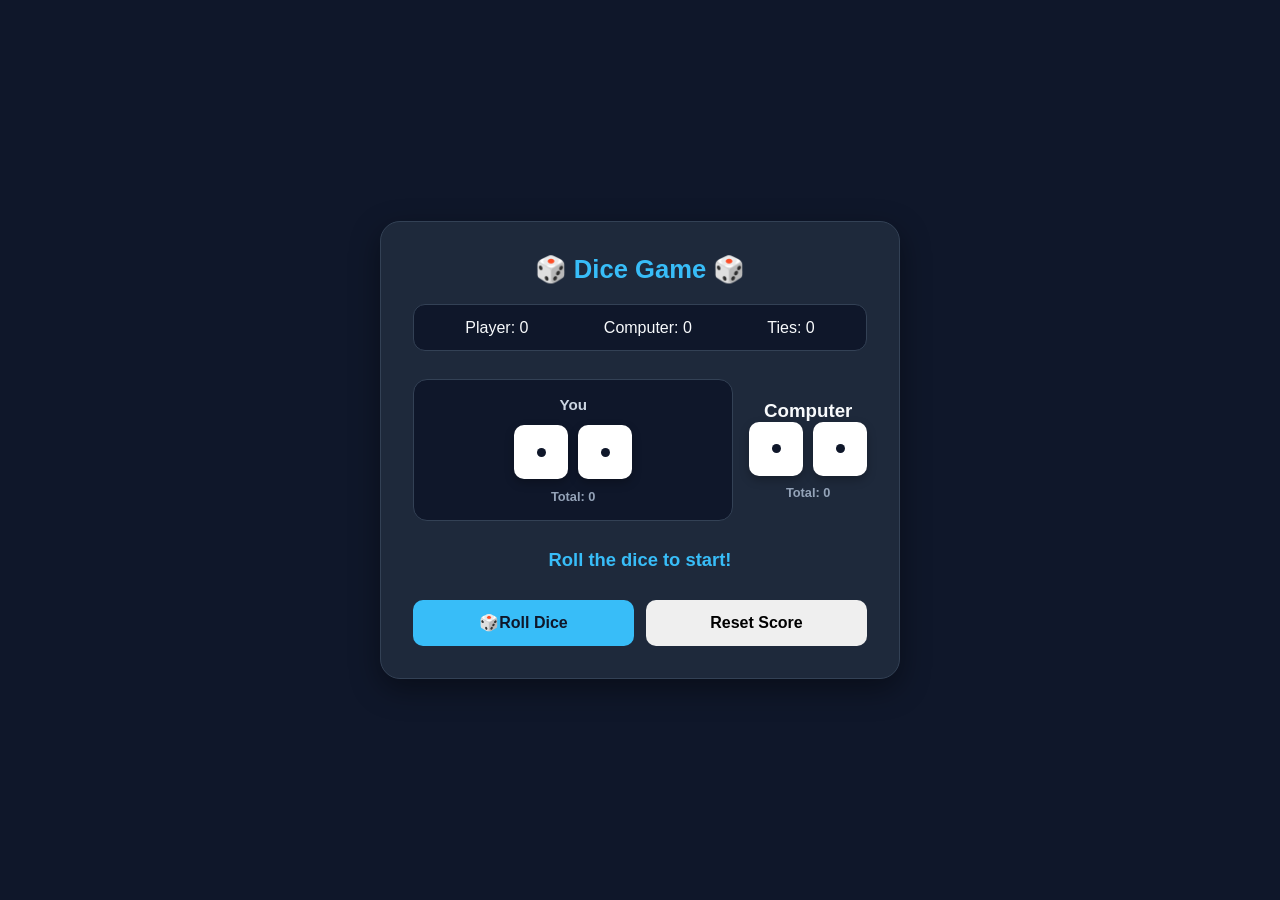
<file: dice_game/index.html>
<!DOCTYPE html>
<html lang="en">

<head>
    <meta charset="UTF-8">
    <meta name="viewport" content="width=device-width, initial-scale=1.0">
    <link rel="stylesheet" href="style.css">
    <title>Dice Game</title>
</head>

<body>
    <div class="game-card">
        <h1>🎲 Dice Game 🎲 </h1>

        <!-- Scoreboard -->
        <div class="scoreboard">
            <p>Player: <span id="player-score">0</span></p>
            <p>Computer: <span id="computer-score">0</span></p>
            <p>Ties: <span id="ties">0</span></p>
        </div>

        <!-- Dice Area -->
        <div class="arena">
            <!-- Player Panel-->
            <div class="player-panel">
                <h3>You</h3>
                <div class="dice-row">
                    <div class="die" id="p-die-1"></div>
                    <div class="die" id="p-die-2"></div>
                </div>
                <div class="total-pill" id="p-total">Total: 0</div>
            </div>

            <!-- Computer Panel-->
            <div class="computer-panel">
                <h3>Computer</h3>
                <div class="dice-row">
                    <div class="die" id="c-die-1"></div>
                    <div class="die" id="c-die-2"></div>
                </div>
                <div class="total-pill" id="c-total">Total: 0</div>
            </div>
        </div>

        <!-- Result banner -->
        <div class="result-msg" id="result-msg">Roll the dice to start!</div>

        <!-- Controls -->
        <div class="btn-group">
            <button class="btn-roll" id="btn-roll">🎲Roll Dice</button>
            <button id="reset-btn">Reset Score</button>
        </div>
    </div>
    <script src="app.js"></script>
</body>

</html>
</file>
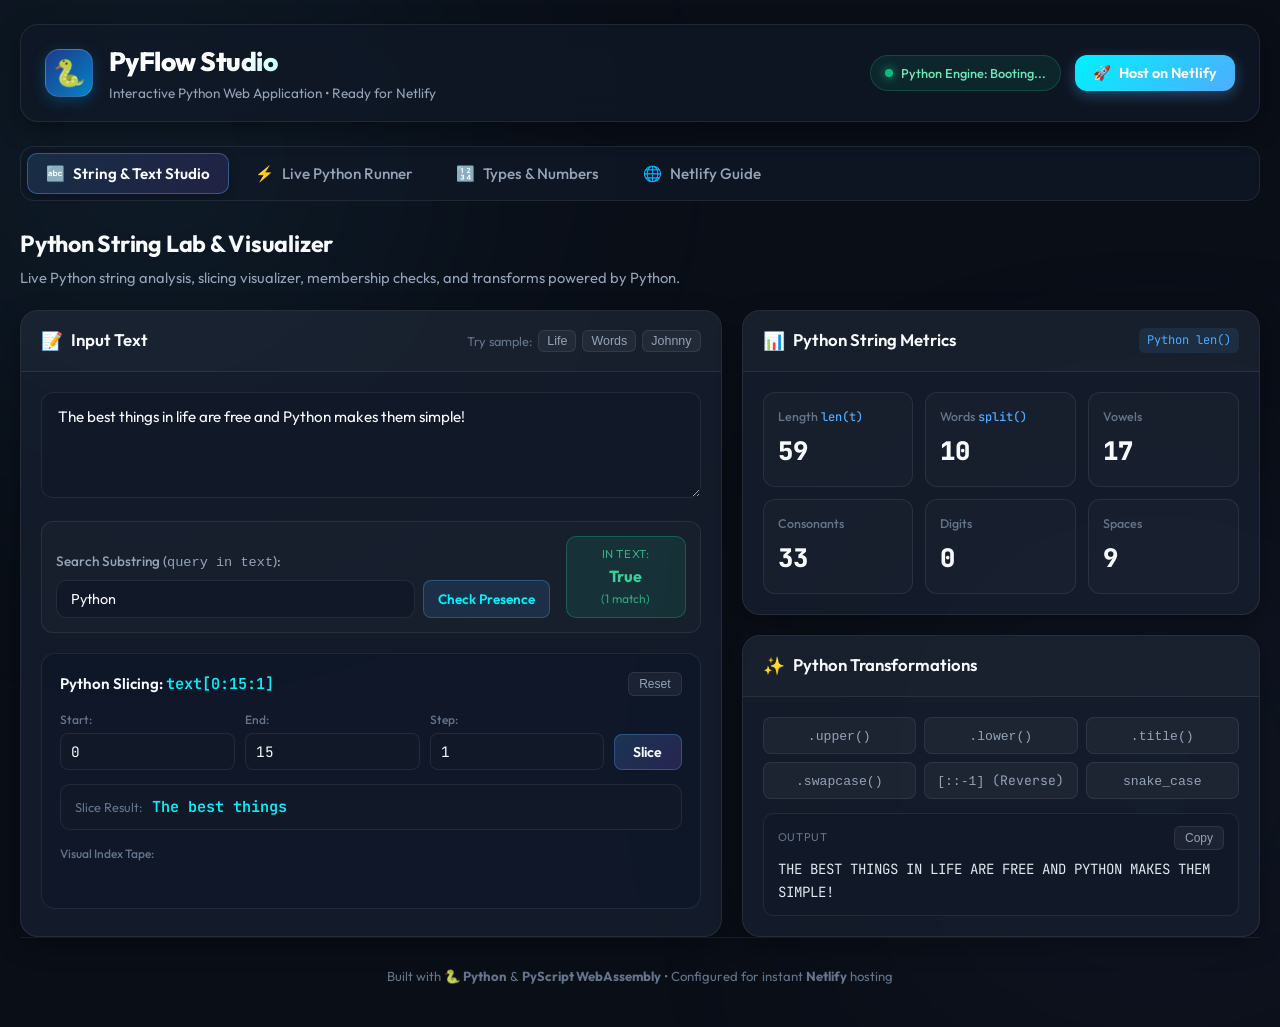
<file: samplewebpage/index.html>
<!DOCTYPE html>
<html lang="en">
<head>
    <meta charset="UTF-8">
    <meta name="viewport" content="width=device-width, initial-scale=1.0">
    <title>PyFlow Studio — Interactive Python Web App</title>
    <meta name="description" content="A modern, high-performance interactive Python web application ready for Netlify deployment. Built with Python WebAssembly.">
    <link rel="icon" href="data:image/svg+xml,<svg xmlns=%22http://www.w3.org/2000/svg%22 viewBox=%220%22%20%220%22%20%22100%22%20%22100%22><text y=%22.9em%22 font-size=%2290%22>🐍</text></svg>">

    <!-- Google Fonts -->
    <link rel="preconnect" href="https://fonts.googleapis.com">
    <link rel="preconnect" href="https://fonts.gstatic.com" crossorigin>
    <link href="https://fonts.googleapis.com/css2?family=JetBrains+Mono:wght@400;500;700&family=Outfit:wght@300;400;500;600;700;800&display=swap" rel="stylesheet">

    <!-- PyScript 2024 (Modern Core WebAssembly Runtime) -->
    <link rel="stylesheet" href="https://pyscript.net/releases/2024.10.2/core.css">
    <script type="module" src="https://pyscript.net/releases/2024.10.2/core.js"></script>

    <!-- Custom CSS -->
    <link rel="stylesheet" href="style.css">
</head>
<body>
    <div class="ambient-glow glow-1"></div>
    <div class="ambient-glow glow-2"></div>

    <div class="app-container">
        <!-- Header -->
        <header class="app-header">
            <div class="header-left">
                <div class="logo-badge">
                    <span class="python-icon">🐍</span>
                </div>
                <div>
                    <h1 class="app-title">PyFlow Studio</h1>
                    <p class="app-tagline">Interactive Python Web Application &bull; Ready for Netlify</p>
                </div>
            </div>

            <div class="header-right">
                <div id="runtime-status" class="runtime-badge">
                    <span class="status-dot pulsing"></span>
                    <span id="runtime-text">Python Engine: Booting...</span>
                </div>
                <button id="btn-deploy-guide" class="btn-primary-gradient">
                    <span class="icon">🚀</span> Host on Netlify
                </button>
            </div>
        </header>

        <!-- Navigation Tabs -->
        <nav class="nav-tabs" role="tablist">
            <button class="tab-btn active" data-tab="tab-strings" id="nav-strings-tab">
                <span class="tab-icon">🔤</span> String &amp; Text Studio
            </button>
            <button class="tab-btn" data-tab="tab-repl" id="nav-repl-tab">
                <span class="tab-icon">⚡</span> Live Python Runner
            </button>
            <button class="tab-btn" data-tab="tab-types" id="nav-types-tab">
                <span class="tab-icon">🔢</span> Types &amp; Numbers
            </button>
            <button class="tab-btn" data-tab="tab-netlify" id="nav-netlify-tab">
                <span class="tab-icon">🌐</span> Netlify Guide
            </button>
        </nav>

        <!-- Main Content Area -->
        <main class="main-content">
            <!-- TAB 1: String & Text Studio -->
            <section id="tab-strings" class="tab-pane active">
                <div class="section-intro">
                    <h2>Python String Lab &amp; Visualizer</h2>
                    <p>Live Python string analysis, slicing visualizer, membership checks, and transforms powered by Python.</p>
                </div>

                <div class="grid-2col">
                    <!-- Left: Input & Slicing -->
                    <div class="card glass-card">
                        <div class="card-header">
                            <h3><span class="card-icon">📝</span> Input Text</h3>
                            <div class="preset-links">
                                <span>Try sample:</span>
                                <button class="btn-text-preset" data-text="The best things in life are free and Python makes them simple!">Life</button>
                                <button class="btn-text-preset" data-text="banana father mother ghana orange">Words</button>
                                <button class="btn-text-preset" data-text="Yoo this is Johnny's house let's have some fun!">Johnny</button>
                            </div>
                        </div>
                        <div class="card-body">
                            <textarea id="str-input" class="modern-textarea" rows="4" placeholder="Enter any text here to analyze with Python...">The best things in life are free and Python makes them simple!</textarea>

                            <!-- Substring Search -->
                            <div class="search-box-row">
                                <div class="input-with-label">
                                    <label for="str-search">Search Substring (<code>query in text</code>):</label>
                                    <div class="search-input-wrap">
                                        <input type="text" id="str-search" class="modern-input" value="Python" placeholder="Search substring...">
                                        <button id="btn-search-check" class="btn-small">Check Presence</button>
                                    </div>
                                </div>
                                <div id="search-result-pill" class="result-pill true">
                                    <span class="pill-label">In text:</span>
                                    <strong id="search-bool">True</strong>
                                    <span id="search-count" class="pill-sub">(1 match)</span>
                                </div>
                            </div>

                            <!-- Python Slicing Controls -->
                            <div class="slicing-panel">
                                <div class="slicing-title">
                                    <h4>Python Slicing: <code>text[<span id="slice-disp-start">0</span>:<span id="slice-disp-end">15</span>:<span id="slice-disp-step">1</span>]</code></h4>
                                    <button id="btn-reset-slice" class="btn-xs">Reset</button>
                                </div>

                                <div class="slice-inputs-grid">
                                    <div class="slice-field">
                                        <label for="slice-start">Start:</label>
                                        <input type="number" id="slice-start" class="modern-input-num" value="0">
                                    </div>
                                    <div class="slice-field">
                                        <label for="slice-end">End:</label>
                                        <input type="number" id="slice-end" class="modern-input-num" value="15">
                                    </div>
                                    <div class="slice-field">
                                        <label for="slice-step">Step:</label>
                                        <input type="number" id="slice-step" class="modern-input-num" value="1">
                                    </div>
                                    <button id="btn-apply-slice" class="btn-slice-apply">Slice</button>
                                </div>

                                <div class="slice-preview-box">
                                    <span class="slice-label">Slice Result:</span>
                                    <code id="slice-result-text" class="slice-highlight">The best things</code>
                                </div>

                                <!-- Visual Character Tape -->
                                <div class="char-tape-container">
                                    <label>Visual Index Tape:</label>
                                    <div id="char-tape" class="char-tape">
                                        <!-- Populated dynamically by Python -->
                                    </div>
                                </div>
                            </div>
                        </div>
                    </div>

                    <!-- Right: Live Metrics & Transformations -->
                    <div class="right-col-stack">
                        <!-- Stats Grid -->
                        <div class="card glass-card">
                            <div class="card-header">
                                <h3><span class="card-icon">📊</span> Python String Metrics</h3>
                                <span class="badge-code">Python len()</span>
                            </div>
                            <div class="stats-grid">
                                <div class="stat-box">
                                    <span class="stat-label">Length <code>len(t)</code></span>
                                    <span id="stat-length" class="stat-value">59</span>
                                </div>
                                <div class="stat-box">
                                    <span class="stat-label">Words <code>split()</code></span>
                                    <span id="stat-words" class="stat-value">10</span>
                                </div>
                                <div class="stat-box">
                                    <span class="stat-label">Vowels</span>
                                    <span id="stat-vowels" class="stat-value">17</span>
                                </div>
                                <div class="stat-box">
                                    <span class="stat-label">Consonants</span>
                                    <span id="stat-consonants" class="stat-value">33</span>
                                </div>
                                <div class="stat-box">
                                    <span class="stat-label">Digits</span>
                                    <span id="stat-digits" class="stat-value">0</span>
                                </div>
                                <div class="stat-box">
                                    <span class="stat-label">Spaces</span>
                                    <span id="stat-spaces" class="stat-value">9</span>
                                </div>
                            </div>
                        </div>

                        <!-- Transformations -->
                        <div class="card glass-card">
                            <div class="card-header">
                                <h3><span class="card-icon">✨</span> Python Transformations</h3>
                            </div>
                            <div class="card-body">
                                <div class="transform-buttons-wrap">
                                    <button class="btn-transform" data-action="upper"><code>.upper()</code></button>
                                    <button class="btn-transform" data-action="lower"><code>.lower()</code></button>
                                    <button class="btn-transform" data-action="title"><code>.title()</code></button>
                                    <button class="btn-transform" data-action="swapcase"><code>.swapcase()</code></button>
                                    <button class="btn-transform" data-action="reverse"><code>[::-1]</code> (Reverse)</button>
                                    <button class="btn-transform" data-action="snake"><code>snake_case</code></button>
                                </div>
                                <div class="transform-output-box">
                                    <div class="output-header">
                                        <span id="transform-type-badge" class="badge-subtle">Output</span>
                                        <button id="btn-copy-transform" class="btn-xs">Copy</button>
                                    </div>
                                    <div id="transform-output" class="transform-result">THE BEST THINGS IN LIFE ARE FREE AND PYTHON MAKES THEM SIMPLE!</div>
                                </div>
                            </div>
                        </div>
                    </div>
                </div>
            </section>

            <!-- TAB 2: Live Python Runner -->
            <section id="tab-repl" class="tab-pane">
                <div class="section-intro">
                    <h2>Live Python Code Runner</h2>
                    <p>Execute real Python code in your browser via WebAssembly. Capture standard output, loops, functions, and errors.</p>
                </div>

                <div class="repl-layout">
                    <!-- Left: Code Editor Area -->
                    <div class="card glass-card editor-card">
                        <div class="card-header editor-header">
                            <div class="editor-header-left">
                                <span class="file-tab active">
                                    <span class="py-icon">🐍</span> script.py
                                </span>
                            </div>
                            <div class="preset-dropdown-wrap">
                                <label for="code-preset-select">Load Example:</label>
                                <select id="code-preset-select" class="modern-select">
                                    <option value="strings">String Loops &amp; Slicing (strings.py)</option>
                                    <option value="datatypes">Data Types &amp; Casting</option>
                                    <option value="fibonacci">Fibonacci &amp; Math</option>
                                    <option value="wordcounter">Word Frequency Counter</option>
                                </select>
                            </div>
                        </div>
                        <div class="card-body editor-body">
                            <textarea id="python-code-input" class="code-editor-textarea" spellcheck="false"># Python Interactive Code Runner
print("--- String Iteration Demo ---")
for char in "banana":
    print(f"Letter: {char}")

txt = "The best things in life are free"
print(f"\nChecking membership:")
print(f"'free' in txt -> {'free' in txt}")
print(f"Length of txt -> {len(txt)}")

# Slicing demo
word = "Python"
print(f"\nSlicing '{word}':")
print(f"word[0:2] -> '{word[0:2]}'")
print(f"word[::-1] (reversed) -> '{word[::-1]}'")
</textarea>
                            <div class="editor-footer">
                                <div class="shortcut-hint">
                                    <span>Shortcut: <strong>Ctrl + Enter</strong> to run</span>
                                </div>
                                <div class="editor-actions">
                                    <button id="btn-clear-code" class="btn-secondary">Clear</button>
                                    <button id="btn-run-code" class="btn-run-gradient">
                                        <span class="icon">▶</span> Run Code
                                    </button>
                                </div>
                            </div>
                        </div>
                    </div>

                    <!-- Right: Terminal Output Area -->
                    <div class="card glass-card terminal-card">
                        <div class="terminal-header">
                            <div class="window-dots">
                                <span class="dot dot-red"></span>
                                <span class="dot dot-yellow"></span>
                                <span class="dot dot-green"></span>
                            </div>
                            <span class="terminal-title">Python Stdout Terminal</span>
                            <div class="terminal-actions">
                                <span id="execution-time" class="exec-time-badge">⚡ Ready</span>
                                <button id="btn-clear-terminal" class="btn-xs">Clear</button>
                            </div>
                        </div>
                        <div class="terminal-body">
                            <pre id="terminal-output" class="terminal-text">Press "▶ Run Code" or hit Ctrl+Enter to execute Python code!</pre>
                        </div>
                    </div>
                </div>
            </section>

            <!-- TAB 3: Types & Numbers -->
            <section id="tab-types" class="tab-pane">
                <div class="section-intro">
                    <h2>Python Types &amp; Numbers Explorer</h2>
                    <p>Inspect Python data types, type casting rules, truthiness, and number representations.</p>
                </div>

                <div class="grid-2col">
                    <!-- Type Inspector -->
                    <div class="card glass-card">
                        <div class="card-header">
                            <h3><span class="card-icon">🔍</span> Type &amp; Casting Inspector</h3>
                        </div>
                        <div class="card-body">
                            <div class="input-with-label">
                                <label for="type-input-val">Enter a Python value or literal:</label>
                                <div class="search-input-wrap">
                                    <input type="text" id="type-input-val" class="modern-input" value="42.5" placeholder="e.g. 42, 'hello', [1, 2], True">
                                    <button id="btn-inspect-type" class="btn-small">Inspect</button>
                                </div>
                            </div>

                            <div class="type-results-table">
                                <div class="type-row">
                                    <span class="type-key"><code>type(x)</code></span>
                                    <strong id="res-type-name" class="type-val">&lt;class 'float'&gt;</strong>
                                </div>
                                <div class="type-row">
                                    <span class="type-key"><code>int(x)</code></span>
                                    <span id="res-int-cast" class="type-val">42</span>
                                </div>
                                <div class="type-row">
                                    <span class="type-key"><code>float(x)</code></span>
                                    <span id="res-float-cast" class="type-val">42.5</span>
                                </div>
                                <div class="type-row">
                                    <span class="type-key"><code>str(x)</code></span>
                                    <span id="res-str-cast" class="type-val">'42.5'</span>
                                </div>
                                <div class="type-row">
                                    <span class="type-key"><code>bool(x)</code> (Truthiness)</span>
                                    <span id="res-bool-cast" class="type-val bool-true">True</span>
                                </div>
                            </div>
                        </div>
                    </div>

                    <!-- Truthiness & Number Bases -->
                    <div class="right-col-stack">
                        <div class="card glass-card">
                            <div class="card-header">
                                <h3><span class="card-icon">🔢</span> Number Base Representations</h3>
                            </div>
                            <div class="card-body">
                                <div class="input-with-label">
                                    <label for="num-base-val">Integer Value:</label>
                                    <input type="number" id="num-base-val" class="modern-input" value="255">
                                </div>
                                <div class="base-grid">
                                    <div class="base-box">
                                        <span class="base-label">Decimal</span>
                                        <code id="base-dec">255</code>
                                    </div>
                                    <div class="base-box">
                                        <span class="base-label">Binary <code>bin()</code></span>
                                        <code id="base-bin">0b11111111</code>
                                    </div>
                                    <div class="base-box">
                                        <span class="base-label">Hex <code>hex()</code></span>
                                        <code id="base-hex">0xff</code>
                                    </div>
                                    <div class="base-box">
                                        <span class="base-label">Octal <code>oct()</code></span>
                                        <code id="base-oct">0o377</code>
                                    </div>
                                </div>
                            </div>
                        </div>

                        <div class="card glass-card">
                            <div class="card-header">
                                <h3><span class="card-icon">⚖️</span> Python Truthiness Guide</h3>
                            </div>
                            <div class="card-body">
                                <div class="truth-grid">
                                    <div class="truth-item falsy"><code>0</code> &rarr; False</div>
                                    <div class="truth-item falsy"><code>""</code> (empty str) &rarr; False</div>
                                    <div class="truth-item falsy"><code>[]</code> (empty list) &rarr; False</div>
                                    <div class="truth-item falsy"><code>None</code> &rarr; False</div>
                                    <div class="truth-item truthy"><code>1</code> &rarr; True</div>
                                    <div class="truth-item truthy"><code>"hello"</code> &rarr; True</div>
                                    <div class="truth-item truthy"><code>[0]</code> (non-empty) &rarr; True</div>
                                    <div class="truth-item truthy"><code>-5</code> &rarr; True</div>
                                </div>
                            </div>
                        </div>
                    </div>
                </div>
            </section>

            <!-- TAB 4: Netlify Deployment Guide -->
            <section id="tab-netlify" class="tab-pane">
                <div class="section-intro">
                    <h2>How to Host This Python Web App on Netlify</h2>
                    <p>Netlify serves this entire web application seamlessly. Because PyScript runs Python in the browser with WebAssembly, no expensive backend servers or complicated Docker containers are needed!</p>
                </div>

                <div class="netlify-steps-grid">
                    <!-- Method 1: Netlify Drop -->
                    <div class="card glass-card step-card highlight-step">
                        <div class="step-badge">Fastest (10 seconds)</div>
                        <h3>Method 1: Drag &amp; Drop to Netlify Drop</h3>
                        <p>No Git commands or terminal required. Deploy instantly from your Windows folder:</p>
                        <ol class="step-list">
                            <li>Open <a href="https://app.netlify.com/drop" target="_blank" rel="noopener">app.netlify.com/drop</a> in your web browser.</li>
                            <li>Sign in or create a free Netlify account.</li>
                            <li>Open File Explorer and navigate to this workspace:
                                <div class="code-copy-box">
                                    <code>d:\GIT\newtopython</code>
                                    <button class="btn-copy-code" data-copy="d:\GIT\newtopython">Copy</button>
                                </div>
                            </li>
                            <li>Drag the entire folder and drop it into the designated upload area on the Netlify webpage.</li>
                            <li>Your Python web application is live instantly with an HTTPS <code>.netlify.app</code> URL! 🎉</li>
                        </ol>
                    </div>

                    <!-- Method 2: Git Continuous Deployment -->
                    <div class="card glass-card step-card">
                        <div class="step-badge">Recommended</div>
                        <h3>Method 2: Automatic Git Deployment</h3>
                        <p>Automatically redeploys every time you push code to GitHub:</p>
                        <ol class="step-list">
                            <li>Push your project to GitHub:
                                <div class="code-copy-box">
                                    <code>git add .<br>git commit -m "Add Python web application"<br>git push origin main</code>
                                    <button class="btn-copy-code" data-copy="git add . && git commit -m &quot;Add Python web application&quot; && git push origin main">Copy</button>
                                </div>
                            </li>
                            <li>Go to <a href="https://app.netlify.com" target="_blank" rel="noopener">app.netlify.com</a> and click <strong>Add new site</strong> &rarr; <strong>Import an existing project</strong>.</li>
                            <li>Select your GitHub repository.</li>
                            <li>Configure build settings:
                                <ul class="inner-sublist">
                                    <li><strong>Build command:</strong> Leave empty (or <code>echo done</code>)</li>
                                    <li><strong>Publish directory:</strong> <code>.</code> (root)</li>
                                </ul>
                            </li>
                            <li>Click <strong>Deploy Site</strong>. Your site is continuously deployed!</li>
                        </ol>
                    </div>

                    <!-- Method 3: Netlify CLI -->
                    <div class="card glass-card step-card">
                        <div class="step-badge">CLI Option</div>
                        <h3>Method 3: Deploy via Netlify CLI</h3>
                        <p>Deploy directly from PowerShell without leaving your terminal:</p>
                        <div class="code-copy-box cli-box">
                            <code># Deploy to a live production URL<br>npx netlify deploy --prod --dir=.</code>
                            <button class="btn-copy-code" data-copy="npx netlify deploy --prod --dir=.">Copy</button>
                        </div>
                    </div>
                </div>

                <!-- Local Server instructions -->
                <div class="card glass-card local-test-card">
                    <div class="card-header">
                        <h3><span class="card-icon">💻</span> How to Test Locally</h3>
                    </div>
                    <div class="card-body">
                        <p>We created a custom Python server script (<code>server.py</code>). To test this web application right now on your machine:</p>
                        <div class="code-copy-box">
                            <code>py server.py</code>
                            <button class="btn-copy-code" data-copy="py server.py">Copy</button>
                        </div>
                        <p class="subtext">Then open <strong>http://localhost:8080</strong> in your web browser.</p>
                    </div>
                </div>
            </section>
        </main>

        <!-- Footer -->
        <footer class="app-footer">
            <p>Built with 🐍 <strong>Python</strong> &amp; <strong>PyScript WebAssembly</strong> &bull; Configured for instant <strong>Netlify</strong> hosting</p>
        </footer>
    </div>

    <!-- Core Python Application Script -->
    <script type="mpy" src="./app.py"></script>

    <!-- UI Helper JavaScript for Tabs, Presets, and Clipboard -->
    <script src="ui.js"></script>
</body>
</html>
</file>
<file: dice_game/style.css>
/* Simple Dice Game - Minimal & Clean Styling */

* {
    box-sizing: border-box;
    margin: 0;
    padding: 0;
    font-family: -apple-system, BlinkMacSystemFont, "Segoe UI", Roboto, Helvetica, Arial, sans-serif;
}

body {
    background: #0f172a;
    color: #f8fafc;
    min-height: 100vh;
    display: flex;
    align-items: center;
    justify-content: center;
    padding: 1.5rem;
}

.game-card {
    background: #1e293b;
    border: 1px solid #334155;
    border-radius: 20px;
    width: 100%;
    max-width: 520px;
    padding: 2rem;
    box-shadow: 0 10px 30px rgba(0, 0, 0, 0.4);
    text-align: center;
}

h1 {
    font-size: 1.6rem;
    font-weight: 700;
    margin-bottom: 1.25rem;
    color: #38bdf8;
}

/* Scoreboard */
.scoreboard {
    display: flex;
    justify-content: space-around;
    background: #0f172a;
    border-radius: 12px;
    padding: 0.85rem;
    margin-bottom: 1.75rem;
    border: 1px solid #334155;
}

.score-item span {
    display: block;
    font-size: 0.75rem;
    color: #94a3b8;
    text-transform: uppercase;
    font-weight: 600;
}

.score-item strong {
    font-size: 1.4rem;
    color: #f8fafc;
}

/* Arena */
.arena {
    display: flex;
    align-items: center;
    justify-content: space-between;
    gap: 1rem;
    margin-bottom: 1.75rem;
}

.player-panel {
    flex: 1;
    background: #0f172a;
    padding: 1rem 0.75rem;
    border-radius: 14px;
    border: 1px solid #334155;
}

.player-panel h3 {
    font-size: 0.95rem;
    margin-bottom: 0.75rem;
    color: #cbd5e1;
}

.dice-row {
    display: flex;
    justify-content: center;
    gap: 0.6rem;
    margin-bottom: 0.6rem;
}

.vs-badge {
    font-size: 0.85rem;
    font-weight: 800;
    color: #64748b;
    text-transform: uppercase;
}

.total-pill {
    font-size: 0.8rem;
    color: #94a3b8;
    font-weight: 600;
}

/* Dice Design */
.die {
    width: 54px;
    height: 54px;
    background: #ffffff;
    border-radius: 10px;
    box-shadow: 0 4px 10px rgba(0, 0, 0, 0.25);
    display: grid;
    grid-template: repeat(3, 1fr) / repeat(3, 1fr);
    padding: 6px;
    position: relative;
    transition: transform 0.2s ease;
}

.die.shake {
    animation: shakeAnim 0.4s ease-in-out;
}

@keyframes shakeAnim {
    0% {
        transform: rotate(0deg) scale(1);
    }

    25% {
        transform: rotate(-15deg) scale(1.08);
    }

    50% {
        transform: rotate(15deg) scale(1.08);
    }

    75% {
        transform: rotate(-10deg) scale(1.05);
    }

    100% {
        transform: rotate(0deg) scale(1);
    }
}

.pip {
    width: 9px;
    height: 9px;
    background: #0f172a;
    border-radius: 50%;
    align-self: center;
    justify-self: center;
}

/* Result Message */
.result-msg {
    font-size: 1.15rem;
    font-weight: 700;
    min-height: 1.7rem;
    margin-bottom: 1.5rem;
    color: #38bdf8;
}

.result-msg.player {
    color: #4ade80;
}

.result-msg.computer {
    color: #f87171;
}

.result-msg.tie {
    color: #fbbf24;
}

/* Buttons */
.btn-group {
    display: flex;
    gap: 0.75rem;
}

button {
    flex: 1;
    padding: 0.85rem 1.25rem;
    border-radius: 10px;
    border: none;
    font-size: 1rem;
    font-weight: 700;
    cursor: pointer;
    transition: all 0.15s ease;
}

.btn-roll {
    background: #38bdf8;
    color: #0f172a;
}

.btn-roll:hover:not(:disabled) {
    background: #0ea5e9;
    transform: translateY(-1px);
}

.btn-roll:active:not(:disabled) {
    transform: translateY(1px);
}

.btn-reset {
    background: #334155;
    color: #cbd5e1;
}

.btn-reset:hover {
    background: #475569;
    color: #ffffff;
}
</file>
<file: samplewebpage/style.css>
/* ==========================================================================
   PyFlow Studio — Modern Design System & Stylesheet
   ========================================================================== */

:root {
    /* Color Palette */
    --bg-primary: #0a0e17;
    --bg-secondary: #111827;
    --bg-tertiary: #1f293d;
    --bg-glass: rgba(17, 24, 39, 0.75);
    --bg-glass-card: rgba(26, 34, 52, 0.65);
    --bg-glass-hover: rgba(35, 47, 72, 0.75);

    /* Accents */
    --accent-cyan: #00f2fe;
    --accent-blue: #4facfe;
    --accent-emerald: #10b981;
    --accent-green-bright: #34d399;
    --accent-python-yellow: #f59e0b;
    --accent-purple: #8b5cf6;
    --accent-rose: #f43f5e;

    /* Text Colors */
    --text-primary: #f8fafc;
    --text-secondary: #94a3b8;
    --text-muted: #64748b;
    --text-highlight: #38bdf8;

    /* Borders */
    --border-subtle: rgba(255, 255, 255, 0.08);
    --border-hover: rgba(255, 255, 255, 0.16);
    --border-accent: rgba(79, 172, 254, 0.4);

    /* Shadows & Glows */
    --shadow-sm: 0 2px 8px rgba(0, 0, 0, 0.25);
    --shadow-md: 0 8px 24px rgba(0, 0, 0, 0.35);
    --shadow-lg: 0 16px 36px rgba(0, 0, 0, 0.5);
    --glow-cyan: 0 0 24px rgba(0, 242, 254, 0.2);
    --glow-emerald: 0 0 20px rgba(16, 185, 129, 0.25);

    /* Fonts */
    --font-sans: 'Outfit', -apple-system, BlinkMacSystemFont, 'Segoe UI', Roboto, sans-serif;
    --font-mono: 'JetBrains Mono', 'Fira Code', Consolas, monospace;

    /* Transitions */
    --trans-fast: 0.15s ease;
    --trans-normal: 0.25s ease;
    --trans-bounce: 0.35s cubic-bezier(0.34, 1.56, 0.64, 1);
}

/* Base Reset */
*, *::before, *::after {
    box-sizing: border-box;
    margin: 0;
    padding: 0;
}

body {
    background-color: var(--bg-primary);
    color: var(--text-primary);
    font-family: var(--font-sans);
    line-height: 1.6;
    min-height: 100vh;
    position: relative;
    overflow-x: hidden;
    -webkit-font-smoothing: antialiased;
}

/* Background Ambient Glows */
.ambient-glow {
    position: fixed;
    border-radius: 50%;
    filter: blur(140px);
    pointer-events: none;
    z-index: 0;
}

.glow-1 {
    width: 600px;
    height: 600px;
    background: radial-gradient(circle, rgba(79, 172, 254, 0.15) 0%, rgba(0, 242, 254, 0.03) 70%);
    top: -150px;
    left: -150px;
}

.glow-2 {
    width: 550px;
    height: 550px;
    background: radial-gradient(circle, rgba(139, 92, 246, 0.12) 0%, rgba(16, 185, 129, 0.04) 70%);
    bottom: -150px;
    right: -150px;
}

/* Layout Container */
.app-container {
    position: relative;
    z-index: 1;
    max-width: 1280px;
    margin: 0 auto;
    padding: 24px 20px 40px;
    display: flex;
    flex-direction: column;
    min-height: 100vh;
}

/* App Header */
.app-header {
    display: flex;
    justify-content: space-between;
    align-items: center;
    padding: 16px 24px;
    background: var(--bg-glass);
    border: 1px solid var(--border-subtle);
    border-radius: 18px;
    backdrop-filter: blur(16px);
    box-shadow: var(--shadow-md);
    margin-bottom: 24px;
    flex-wrap: wrap;
    gap: 16px;
}

.header-left {
    display: flex;
    align-items: center;
    gap: 16px;
}

.logo-badge {
    width: 48px;
    height: 48px;
    border-radius: 14px;
    background: linear-gradient(135deg, #1e3a8a, #0284c7);
    display: flex;
    align-items: center;
    justify-content: center;
    box-shadow: 0 4px 14px rgba(2, 132, 199, 0.35);
    border: 1px solid rgba(255, 255, 255, 0.15);
}

.python-icon {
    font-size: 26px;
}

.app-title {
    font-size: 1.65rem;
    font-weight: 800;
    letter-spacing: -0.02em;
    background: linear-gradient(135deg, #ffffff 40%, var(--accent-cyan));
    -webkit-background-clip: text;
    -webkit-text-fill-color: transparent;
}

.app-tagline {
    font-size: 0.85rem;
    color: var(--text-secondary);
    font-weight: 400;
}

.header-right {
    display: flex;
    align-items: center;
    gap: 14px;
}

/* Runtime Engine Badge */
.runtime-badge {
    display: flex;
    align-items: center;
    gap: 8px;
    padding: 7px 14px;
    background: rgba(16, 185, 129, 0.1);
    border: 1px solid rgba(16, 185, 129, 0.25);
    border-radius: 9999px;
    font-size: 0.8rem;
    font-weight: 500;
    color: #6ee7b7;
    transition: var(--trans-normal);
}

.runtime-badge.ready {
    background: rgba(16, 185, 129, 0.15);
    border-color: rgba(16, 185, 129, 0.4);
    color: #34d399;
}

.status-dot {
    width: 8px;
    height: 8px;
    border-radius: 50%;
    background-color: #f59e0b;
}

.status-dot.pulsing {
    background-color: var(--accent-emerald);
    box-shadow: 0 0 10px var(--accent-emerald);
    animation: pulse 1.8s infinite;
}

@keyframes pulse {
    0% { transform: scale(0.95); box-shadow: 0 0 0 0 rgba(16, 185, 129, 0.7); }
    70% { transform: scale(1.1); box-shadow: 0 0 0 8px rgba(16, 185, 129, 0); }
    100% { transform: scale(0.95); box-shadow: 0 0 0 0 rgba(16, 185, 129, 0); }
}

/* Buttons */
.btn-primary-gradient {
    display: inline-flex;
    align-items: center;
    gap: 8px;
    padding: 9px 18px;
    border-radius: 12px;
    border: none;
    font-family: var(--font-sans);
    font-size: 0.9rem;
    font-weight: 600;
    color: #ffffff;
    background: linear-gradient(135deg, #00f2fe 0%, #4facfe 100%);
    cursor: pointer;
    box-shadow: 0 4px 14px rgba(79, 172, 254, 0.35);
    transition: transform var(--trans-fast), box-shadow var(--trans-fast);
}

.btn-primary-gradient:hover {
    transform: translateY(-1px);
    box-shadow: 0 6px 20px rgba(79, 172, 254, 0.5);
}

.btn-primary-gradient:active {
    transform: translateY(1px);
}

.btn-run-gradient {
    display: inline-flex;
    align-items: center;
    gap: 8px;
    padding: 10px 22px;
    border-radius: 12px;
    border: none;
    font-family: var(--font-sans);
    font-size: 0.95rem;
    font-weight: 700;
    color: #0b0f19;
    background: linear-gradient(135deg, #34d399 0%, #10b981 100%);
    cursor: pointer;
    box-shadow: var(--glow-emerald);
    transition: transform var(--trans-fast), box-shadow var(--trans-fast);
}

.btn-run-gradient:hover {
    transform: translateY(-2px);
    box-shadow: 0 0 28px rgba(16, 185, 129, 0.5);
}

.btn-run-gradient:active {
    transform: translateY(1px);
}

.btn-secondary {
    padding: 10px 18px;
    border-radius: 12px;
    border: 1px solid var(--border-subtle);
    background: rgba(255, 255, 255, 0.05);
    color: var(--text-secondary);
    font-family: var(--font-sans);
    font-size: 0.9rem;
    font-weight: 500;
    cursor: pointer;
    transition: var(--trans-fast);
}

.btn-secondary:hover {
    background: rgba(255, 255, 255, 0.1);
    color: var(--text-primary);
}

.btn-small {
    padding: 8px 14px;
    border-radius: 8px;
    border: 1px solid rgba(79, 172, 254, 0.3);
    background: rgba(79, 172, 254, 0.12);
    color: var(--accent-cyan);
    font-family: var(--font-sans);
    font-size: 0.85rem;
    font-weight: 600;
    cursor: pointer;
    transition: var(--trans-fast);
    white-space: nowrap;
}

.btn-small:hover {
    background: rgba(79, 172, 254, 0.25);
    transform: translateY(-1px);
}

.btn-xs {
    padding: 4px 10px;
    border-radius: 6px;
    border: 1px solid var(--border-subtle);
    background: rgba(255, 255, 255, 0.05);
    color: var(--text-secondary);
    font-size: 0.75rem;
    font-weight: 500;
    cursor: pointer;
    transition: var(--trans-fast);
}

.btn-xs:hover {
    background: rgba(255, 255, 255, 0.15);
    color: var(--text-primary);
}

/* Nav Tabs */
.nav-tabs {
    display: flex;
    gap: 8px;
    background: var(--bg-glass);
    padding: 6px;
    border-radius: 14px;
    border: 1px solid var(--border-subtle);
    margin-bottom: 24px;
    overflow-x: auto;
}

.tab-btn {
    display: flex;
    align-items: center;
    gap: 8px;
    padding: 10px 18px;
    background: transparent;
    border: none;
    border-radius: 10px;
    color: var(--text-secondary);
    font-family: var(--font-sans);
    font-size: 0.95rem;
    font-weight: 500;
    cursor: pointer;
    transition: var(--trans-fast);
    white-space: nowrap;
}

.tab-btn:hover {
    color: var(--text-primary);
    background: rgba(255, 255, 255, 0.04);
}

.tab-btn.active {
    color: var(--text-primary);
    background: linear-gradient(135deg, rgba(79, 172, 254, 0.15), rgba(139, 92, 246, 0.15));
    border: 1px solid var(--border-accent);
    box-shadow: 0 4px 12px rgba(0, 0, 0, 0.2);
    font-weight: 600;
}

/* Tab Panes */
.tab-pane {
    display: none;
    animation: fadeIn 0.25s ease forwards;
}

.tab-pane.active {
    display: block;
}

@keyframes fadeIn {
    from { opacity: 0; transform: translateY(6px); }
    to { opacity: 1; transform: translateY(0); }
}

.section-intro {
    margin-bottom: 20px;
}

.section-intro h2 {
    font-size: 1.45rem;
    font-weight: 700;
    margin-bottom: 4px;
    letter-spacing: -0.01em;
}

.section-intro p {
    color: var(--text-secondary);
    font-size: 0.92rem;
}

/* Grids & Cards */
.grid-2col {
    display: grid;
    grid-template-columns: 1.15fr 0.85fr;
    gap: 20px;
}

@media (max-width: 960px) {
    .grid-2col {
        grid-template-columns: 1fr;
    }
}

.right-col-stack {
    display: flex;
    flex-direction: column;
    gap: 20px;
}

.card {
    border-radius: 18px;
    border: 1px solid var(--border-subtle);
    background: var(--bg-glass-card);
    backdrop-filter: blur(14px);
    box-shadow: var(--shadow-md);
    overflow: hidden;
    transition: border-color var(--trans-normal);
}

.card:hover {
    border-color: var(--border-hover);
}

.card-header {
    display: flex;
    justify-content: space-between;
    align-items: center;
    padding: 16px 20px;
    border-bottom: 1px solid var(--border-subtle);
    background: rgba(255, 255, 255, 0.02);
}

.card-header h3 {
    font-size: 1.05rem;
    font-weight: 600;
    display: flex;
    align-items: center;
    gap: 8px;
}

.card-icon {
    font-size: 1.1rem;
}

.card-body {
    padding: 20px;
}

/* Presets bar */
.preset-links {
    display: flex;
    align-items: center;
    gap: 6px;
    font-size: 0.8rem;
    color: var(--text-muted);
}

.btn-text-preset {
    background: rgba(255, 255, 255, 0.05);
    border: 1px solid var(--border-subtle);
    border-radius: 6px;
    color: var(--text-secondary);
    padding: 3px 8px;
    font-size: 0.78rem;
    cursor: pointer;
    transition: var(--trans-fast);
}

.btn-text-preset:hover {
    background: rgba(79, 172, 254, 0.15);
    border-color: rgba(79, 172, 254, 0.3);
    color: var(--text-highlight);
}

/* Modern Inputs & Textareas */
.modern-textarea {
    width: 100%;
    background: var(--bg-secondary);
    border: 1px solid var(--border-subtle);
    border-radius: 12px;
    padding: 14px 16px;
    color: var(--text-primary);
    font-family: var(--font-sans);
    font-size: 0.95rem;
    resize: vertical;
    transition: border-color var(--trans-fast), box-shadow var(--trans-fast);
    outline: none;
    margin-bottom: 16px;
}

.modern-textarea:focus {
    border-color: var(--accent-blue);
    box-shadow: 0 0 0 3px rgba(79, 172, 254, 0.2);
}

.input-with-label {
    display: flex;
    flex-direction: column;
    gap: 6px;
    width: 100%;
}

.input-with-label label {
    font-size: 0.85rem;
    color: var(--text-secondary);
    font-weight: 500;
}

.modern-input {
    width: 100%;
    background: var(--bg-secondary);
    border: 1px solid var(--border-subtle);
    border-radius: 10px;
    padding: 9px 14px;
    color: var(--text-primary);
    font-family: var(--font-sans);
    font-size: 0.9rem;
    outline: none;
    transition: var(--trans-fast);
}

.modern-input:focus {
    border-color: var(--accent-blue);
    box-shadow: 0 0 0 3px rgba(79, 172, 254, 0.2);
}

.modern-input-num {
    width: 100%;
    background: var(--bg-secondary);
    border: 1px solid var(--border-subtle);
    border-radius: 8px;
    padding: 8px 10px;
    color: var(--text-primary);
    font-family: var(--font-mono);
    font-size: 0.9rem;
    outline: none;
}

.search-box-row {
    display: flex;
    gap: 16px;
    align-items: flex-end;
    margin-bottom: 20px;
    background: rgba(255, 255, 255, 0.02);
    padding: 14px;
    border-radius: 12px;
    border: 1px solid var(--border-subtle);
}

.search-input-wrap {
    display: flex;
    gap: 8px;
    width: 100%;
}

.result-pill {
    display: flex;
    flex-direction: column;
    align-items: center;
    justify-content: center;
    padding: 8px 16px;
    border-radius: 10px;
    min-width: 120px;
    border: 1px solid var(--border-subtle);
    background: var(--bg-secondary);
    transition: var(--trans-normal);
}

.result-pill.true {
    background: rgba(16, 185, 129, 0.12);
    border-color: rgba(16, 185, 129, 0.35);
    color: #34d399;
}

.result-pill.false {
    background: rgba(244, 63, 94, 0.12);
    border-color: rgba(244, 63, 94, 0.35);
    color: #fb7185;
}

.pill-label {
    font-size: 0.72rem;
    text-transform: uppercase;
    letter-spacing: 0.05em;
    opacity: 0.8;
}

.pill-sub {
    font-size: 0.75rem;
    opacity: 0.75;
}

/* Slicing Panel */
.slicing-panel {
    background: rgba(15, 23, 42, 0.7);
    border: 1px solid var(--border-subtle);
    border-radius: 14px;
    padding: 18px;
    display: flex;
    flex-direction: column;
    gap: 14px;
}

.slicing-title {
    display: flex;
    justify-content: space-between;
    align-items: center;
}

.slicing-title h4 {
    font-size: 0.95rem;
    font-weight: 600;
}

.slicing-title code {
    color: var(--accent-cyan);
    font-family: var(--font-mono);
}

.slice-inputs-grid {
    display: grid;
    grid-template-columns: 1fr 1fr 1fr auto;
    gap: 10px;
    align-items: flex-end;
}

.slice-field {
    display: flex;
    flex-direction: column;
    gap: 4px;
}

.slice-field label {
    font-size: 0.75rem;
    color: var(--text-muted);
    font-weight: 500;
}

.btn-slice-apply {
    padding: 8px 18px;
    border-radius: 8px;
    border: 1px solid rgba(79, 172, 254, 0.3);
    background: linear-gradient(135deg, rgba(79, 172, 254, 0.2), rgba(139, 92, 246, 0.2));
    color: var(--text-primary);
    font-family: var(--font-sans);
    font-size: 0.88rem;
    font-weight: 600;
    cursor: pointer;
    transition: var(--trans-fast);
}

.btn-slice-apply:hover {
    background: linear-gradient(135deg, rgba(79, 172, 254, 0.35), rgba(139, 92, 246, 0.35));
}

.slice-preview-box {
    display: flex;
    align-items: center;
    gap: 10px;
    padding: 10px 14px;
    background: var(--bg-secondary);
    border-radius: 10px;
    border: 1px solid var(--border-subtle);
}

.slice-label {
    font-size: 0.8rem;
    color: var(--text-muted);
}

.slice-highlight {
    color: var(--accent-cyan);
    font-family: var(--font-mono);
    font-size: 0.95rem;
    font-weight: 600;
    word-break: break-all;
}

/* Character Tape */
.char-tape-container {
    display: flex;
    flex-direction: column;
    gap: 6px;
}

.char-tape-container label {
    font-size: 0.75rem;
    color: var(--text-muted);
    font-weight: 500;
}

.char-tape {
    display: flex;
    gap: 4px;
    overflow-x: auto;
    padding: 8px 4px 12px;
    scrollbar-width: thin;
    scrollbar-color: var(--border-hover) transparent;
}

.tape-chip {
    display: flex;
    flex-direction: column;
    align-items: center;
    min-width: 30px;
    padding: 4px 6px;
    background: var(--bg-secondary);
    border: 1px solid var(--border-subtle);
    border-radius: 6px;
    font-family: var(--font-mono);
    transition: var(--trans-fast);
}

.tape-chip.in-slice {
    background: rgba(0, 242, 254, 0.12);
    border-color: rgba(0, 242, 254, 0.45);
    box-shadow: 0 0 10px rgba(0, 242, 254, 0.2);
}

.tape-char {
    font-size: 0.95rem;
    font-weight: 700;
    color: var(--text-primary);
}

.tape-chip.in-slice .tape-char {
    color: var(--accent-cyan);
}

.tape-idx {
    font-size: 0.65rem;
    color: var(--text-muted);
}

.tape-neg {
    font-size: 0.6rem;
    color: #a78bfa;
}

/* Stats Grid */
.stats-grid {
    display: grid;
    grid-template-columns: repeat(3, 1fr);
    gap: 12px;
    padding: 20px;
}

.stat-box {
    background: rgba(255, 255, 255, 0.02);
    border: 1px solid var(--border-subtle);
    border-radius: 12px;
    padding: 14px;
    display: flex;
    flex-direction: column;
    gap: 4px;
    transition: transform var(--trans-fast), border-color var(--trans-fast);
}

.stat-box:hover {
    transform: translateY(-2px);
    border-color: var(--border-accent);
}

.stat-label {
    font-size: 0.78rem;
    color: var(--text-muted);
    font-weight: 500;
}

.stat-label code {
    font-family: var(--font-mono);
    color: var(--accent-blue);
    font-size: 0.75rem;
}

.stat-value {
    font-size: 1.6rem;
    font-weight: 800;
    font-family: var(--font-mono);
    color: var(--text-primary);
}

/* Transformations */
.transform-buttons-wrap {
    display: grid;
    grid-template-columns: repeat(3, 1fr);
    gap: 8px;
    margin-bottom: 14px;
}

.btn-transform {
    padding: 9px 12px;
    border-radius: 8px;
    border: 1px solid var(--border-subtle);
    background: rgba(255, 255, 255, 0.04);
    color: var(--text-secondary);
    font-family: var(--font-mono);
    font-size: 0.82rem;
    cursor: pointer;
    transition: var(--trans-fast);
    text-align: center;
}

.btn-transform:hover {
    background: rgba(255, 255, 255, 0.08);
    border-color: var(--border-hover);
    color: var(--text-primary);
    transform: translateY(-1px);
}

.transform-output-box {
    background: var(--bg-secondary);
    border: 1px solid var(--border-subtle);
    border-radius: 10px;
    padding: 12px 14px;
}

.output-header {
    display: flex;
    justify-content: space-between;
    align-items: center;
    margin-bottom: 8px;
}

.badge-subtle {
    font-size: 0.7rem;
    text-transform: uppercase;
    letter-spacing: 0.06em;
    color: var(--text-muted);
}

.transform-result {
    font-family: var(--font-mono);
    font-size: 0.88rem;
    color: #e2e8f0;
    word-break: break-all;
    max-height: 120px;
    overflow-y: auto;
}

/* TAB 2: REPL / Code Runner */
.repl-layout {
    display: grid;
    grid-template-columns: 1.15fr 0.85fr;
    gap: 20px;
}

@media (max-width: 960px) {
    .repl-layout {
        grid-template-columns: 1fr;
    }
}

.editor-card {
    display: flex;
    flex-direction: column;
}

.editor-header {
    background: #0f172a;
}

.file-tab {
    display: inline-flex;
    align-items: center;
    gap: 6px;
    padding: 6px 14px;
    background: var(--bg-secondary);
    border-top: 2px solid var(--accent-cyan);
    border-radius: 6px 6px 0 0;
    font-family: var(--font-mono);
    font-size: 0.82rem;
    color: var(--text-primary);
}

.modern-select {
    background: var(--bg-secondary);
    border: 1px solid var(--border-subtle);
    border-radius: 8px;
    padding: 6px 12px;
    color: var(--text-primary);
    font-family: var(--font-sans);
    font-size: 0.82rem;
    outline: none;
    cursor: pointer;
}

.preset-dropdown-wrap {
    display: flex;
    align-items: center;
    gap: 8px;
    font-size: 0.82rem;
    color: var(--text-muted);
}

.code-editor-textarea {
    width: 100%;
    min-height: 380px;
    background: #090d16;
    border: 1px solid var(--border-subtle);
    border-radius: 12px;
    padding: 16px;
    color: #38bdf8;
    font-family: var(--font-mono);
    font-size: 0.9rem;
    line-height: 1.6;
    tab-size: 4;
    resize: vertical;
    outline: none;
    white-space: pre;
    transition: border-color var(--trans-fast);
}

.code-editor-textarea:focus {
    border-color: rgba(79, 172, 254, 0.5);
    box-shadow: 0 0 0 3px rgba(79, 172, 254, 0.15);
}

.editor-footer {
    display: flex;
    justify-content: space-between;
    align-items: center;
    margin-top: 14px;
}

.shortcut-hint {
    font-size: 0.82rem;
    color: var(--text-muted);
}

.shortcut-hint strong {
    color: var(--text-secondary);
    background: rgba(255, 255, 255, 0.08);
    padding: 2px 6px;
    border-radius: 4px;
    font-family: var(--font-mono);
}

.editor-actions {
    display: flex;
    gap: 10px;
}

/* Terminal Window */
.terminal-card {
    display: flex;
    flex-direction: column;
    background: #06090f;
    border: 1px solid #1e293b;
}

.terminal-header {
    display: flex;
    align-items: center;
    justify-content: space-between;
    padding: 12px 18px;
    background: #0b1120;
    border-bottom: 1px solid #1e293b;
}

.window-dots {
    display: flex;
    gap: 6px;
}

.dot {
    width: 10px;
    height: 10px;
    border-radius: 50%;
}

.dot-red { background: #ef4444; }
.dot-yellow { background: #f59e0b; }
.dot-green { background: #10b981; }

.terminal-title {
    font-family: var(--font-mono);
    font-size: 0.8rem;
    color: var(--text-muted);
}

.terminal-actions {
    display: flex;
    align-items: center;
    gap: 10px;
}

.exec-time-badge {
    font-family: var(--font-mono);
    font-size: 0.72rem;
    color: var(--accent-emerald);
    background: rgba(16, 185, 129, 0.1);
    padding: 3px 8px;
    border-radius: 6px;
    border: 1px solid rgba(16, 185, 129, 0.2);
}

.terminal-body {
    padding: 18px;
    flex: 1;
    min-height: 380px;
    max-height: 520px;
    overflow-y: auto;
    background: #06090f;
}

.terminal-text {
    font-family: var(--font-mono);
    font-size: 0.88rem;
    line-height: 1.6;
    color: #4ade80;
    white-space: pre-wrap;
    word-break: break-word;
}

.terminal-text.error {
    color: #fb7185;
}

/* TAB 3: Types & Math */
.type-results-table {
    display: flex;
    flex-direction: column;
    gap: 8px;
    margin-top: 16px;
}

.type-row {
    display: flex;
    justify-content: space-between;
    align-items: center;
    padding: 10px 14px;
    background: var(--bg-secondary);
    border: 1px solid var(--border-subtle);
    border-radius: 8px;
}

.type-key code {
    font-family: var(--font-mono);
    color: var(--text-secondary);
    font-size: 0.85rem;
}

.type-val {
    font-family: var(--font-mono);
    color: var(--accent-cyan);
    font-size: 0.9rem;
}

.type-val.bool-true { color: #34d399; }
.type-val.bool-false { color: #fb7185; }

.base-grid {
    display: grid;
    grid-template-columns: repeat(2, 1fr);
    gap: 10px;
    margin-top: 12px;
}

.base-box {
    background: var(--bg-secondary);
    border: 1px solid var(--border-subtle);
    border-radius: 10px;
    padding: 12px;
    display: flex;
    flex-direction: column;
    gap: 4px;
}

.base-label {
    font-size: 0.75rem;
    color: var(--text-muted);
}

.base-label code {
    color: var(--accent-blue);
}

.base-box code {
    font-family: var(--font-mono);
    color: var(--accent-cyan);
    font-size: 0.95rem;
}

.truth-grid {
    display: grid;
    grid-template-columns: repeat(2, 1fr);
    gap: 8px;
}

.truth-item {
    padding: 8px 12px;
    border-radius: 8px;
    font-family: var(--font-mono);
    font-size: 0.82rem;
    border: 1px solid var(--border-subtle);
}

.truth-item.falsy {
    background: rgba(244, 63, 94, 0.08);
    border-color: rgba(244, 63, 94, 0.25);
    color: #fca5a5;
}

.truth-item.truthy {
    background: rgba(16, 185, 129, 0.08);
    border-color: rgba(16, 185, 129, 0.25);
    color: #86efac;
}

/* TAB 4: Netlify Deployment Guide */
.netlify-steps-grid {
    display: grid;
    grid-template-columns: 1fr 1fr;
    gap: 20px;
    margin-bottom: 24px;
}

@media (max-width: 860px) {
    .netlify-steps-grid {
        grid-template-columns: 1fr;
    }
}

.step-card {
    position: relative;
    padding: 24px;
    display: flex;
    flex-direction: column;
    gap: 12px;
}

.step-card.highlight-step {
    border-color: rgba(0, 242, 254, 0.35);
    box-shadow: var(--glow-cyan);
}

.step-badge {
    align-self: flex-start;
    padding: 4px 10px;
    border-radius: 9999px;
    font-size: 0.72rem;
    font-weight: 700;
    text-transform: uppercase;
    letter-spacing: 0.05em;
    background: linear-gradient(135deg, rgba(0, 242, 254, 0.2), rgba(79, 172, 254, 0.2));
    border: 1px solid rgba(0, 242, 254, 0.4);
    color: var(--accent-cyan);
}

.step-card h3 {
    font-size: 1.15rem;
    font-weight: 700;
}

.step-card p {
    font-size: 0.9rem;
    color: var(--text-secondary);
}

.step-list {
    padding-left: 20px;
    display: flex;
    flex-direction: column;
    gap: 12px;
    font-size: 0.88rem;
    color: #cbd5e1;
}

.step-list a {
    color: var(--accent-cyan);
    text-decoration: none;
    font-weight: 600;
}

.step-list a:hover {
    text-decoration: underline;
}

.inner-sublist {
    margin-top: 6px;
    padding-left: 18px;
    display: flex;
    flex-direction: column;
    gap: 4px;
    font-size: 0.84rem;
    color: var(--text-muted);
}

.code-copy-box {
    margin-top: 6px;
    display: flex;
    justify-content: space-between;
    align-items: center;
    background: #090d16;
    border: 1px solid var(--border-subtle);
    border-radius: 8px;
    padding: 8px 12px;
    gap: 10px;
}

.code-copy-box code {
    font-family: var(--font-mono);
    font-size: 0.82rem;
    color: #38bdf8;
    word-break: break-all;
}

.btn-copy-code {
    padding: 4px 10px;
    border-radius: 6px;
    background: rgba(255, 255, 255, 0.08);
    border: 1px solid var(--border-subtle);
    color: var(--text-secondary);
    font-size: 0.72rem;
    cursor: pointer;
    transition: var(--trans-fast);
    flex-shrink: 0;
}

.btn-copy-code:hover {
    background: rgba(255, 255, 255, 0.16);
    color: var(--text-primary);
}

.local-test-card {
    background: linear-gradient(135deg, rgba(16, 185, 129, 0.05), rgba(79, 172, 254, 0.05));
    border-color: rgba(16, 185, 129, 0.25);
}

.subtext {
    margin-top: 8px;
    font-size: 0.85rem;
    color: var(--text-secondary);
}

/* Footer */
.app-footer {
    margin-top: auto;
    padding-top: 28px;
    text-align: center;
    font-size: 0.82rem;
    color: var(--text-muted);
    border-top: 1px solid var(--border-subtle);
}

.badge-code {
    font-family: var(--font-mono);
    font-size: 0.75rem;
    color: var(--accent-blue);
    background: rgba(79, 172, 254, 0.1);
    padding: 3px 8px;
    border-radius: 6px;
}
</file>
